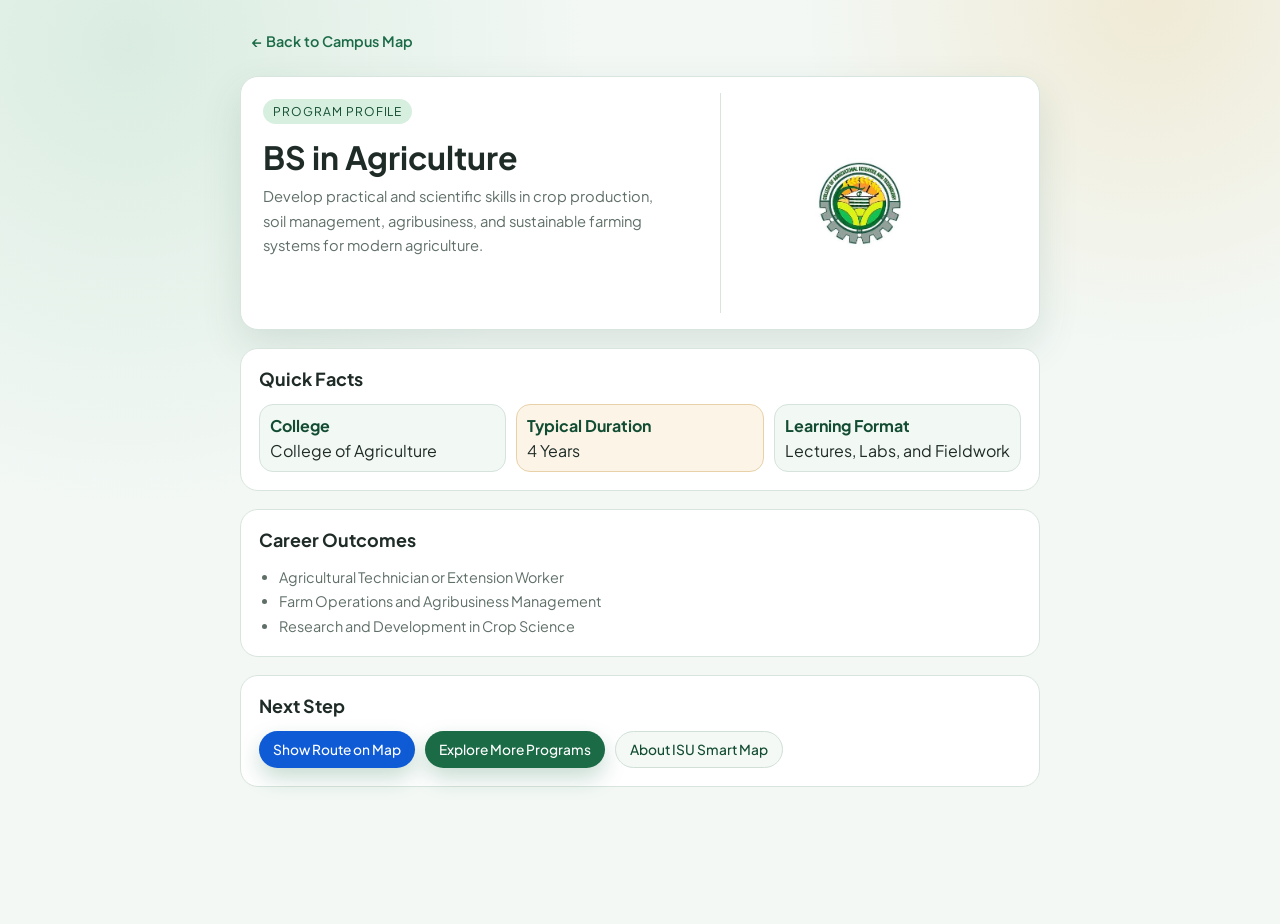
<file: programs/agri.html>
<!DOCTYPE html>
<html lang="en">
<head>
  <meta charset="UTF-8">
  <meta name="viewport" content="width=device-width, initial-scale=1.0">
  <title>BS in Agriculture | ISU Campus Map</title>
  <meta name="description" content="Explore the Bachelor of Science in Agriculture program at ISU Cauayan. Learn about typical duration, career paths, and location on the campus map.">
  <link rel="preconnect" href="https://fonts.googleapis.com">
  <link rel="preconnect" href="https://fonts.gstatic.com" crossorigin>
  <link href="https://fonts.googleapis.com/css2?family=Plus+Jakarta+Sans:wght@400;500;600;700;800&family=Space+Grotesk:wght@600;700&display=swap" rel="stylesheet">
  <link rel="stylesheet" href="../program-detail.css">
</head>
<body>
  <main class="page-wrap">
    <a class="top-link" href="../index.html">&#8592; Back to Campus Map</a>

    <section class="card hero">
      <div class="hero-text">
        <p class="kicker">Program Profile</p>
        <h1>BS in Agriculture</h1>
        <p class="subtitle">Develop practical and scientific skills in crop production, soil management, agribusiness, and sustainable farming systems for modern agriculture.</p>
      </div>
      <figure class="hero-media">
        <img src="../images/agri.jpg" alt="Agriculture students during field activities">
      </figure>
    </section>

    <section class="section">
      <h2>Quick Facts</h2>
      <div class="facts">
        <article class="fact"><strong>College</strong>College of Agriculture</article>
        <article class="fact"><strong>Typical Duration</strong>4 Years</article>
        <article class="fact"><strong>Learning Format</strong>Lectures, Labs, and Fieldwork</article>
      </div>
    </section>

    <section class="section">
      <h2>Career Outcomes</h2>
      <ul class="outcomes">
        <li>Agricultural Technician or Extension Worker</li>
        <li>Farm Operations and Agribusiness Management</li>
        <li>Research and Development in Crop Science</li>
      </ul>
    </section>

    <section class="section">
      <h2>Next Step</h2>
      <div class="actions">
        <a class="btn btn-primary" style="background:#0f5bd6" href="../index.html?routeTo=College%20of%20Agriculture#map-title">Show Route on Map</a>
        <a class="btn btn-primary" href="../index.html#programList">Explore More Programs</a>
        <a class="btn btn-secondary" href="../index.html#about">About ISU Smart Map</a>
      </div>
    </section>
  </main>
</body>
</html>
</file>
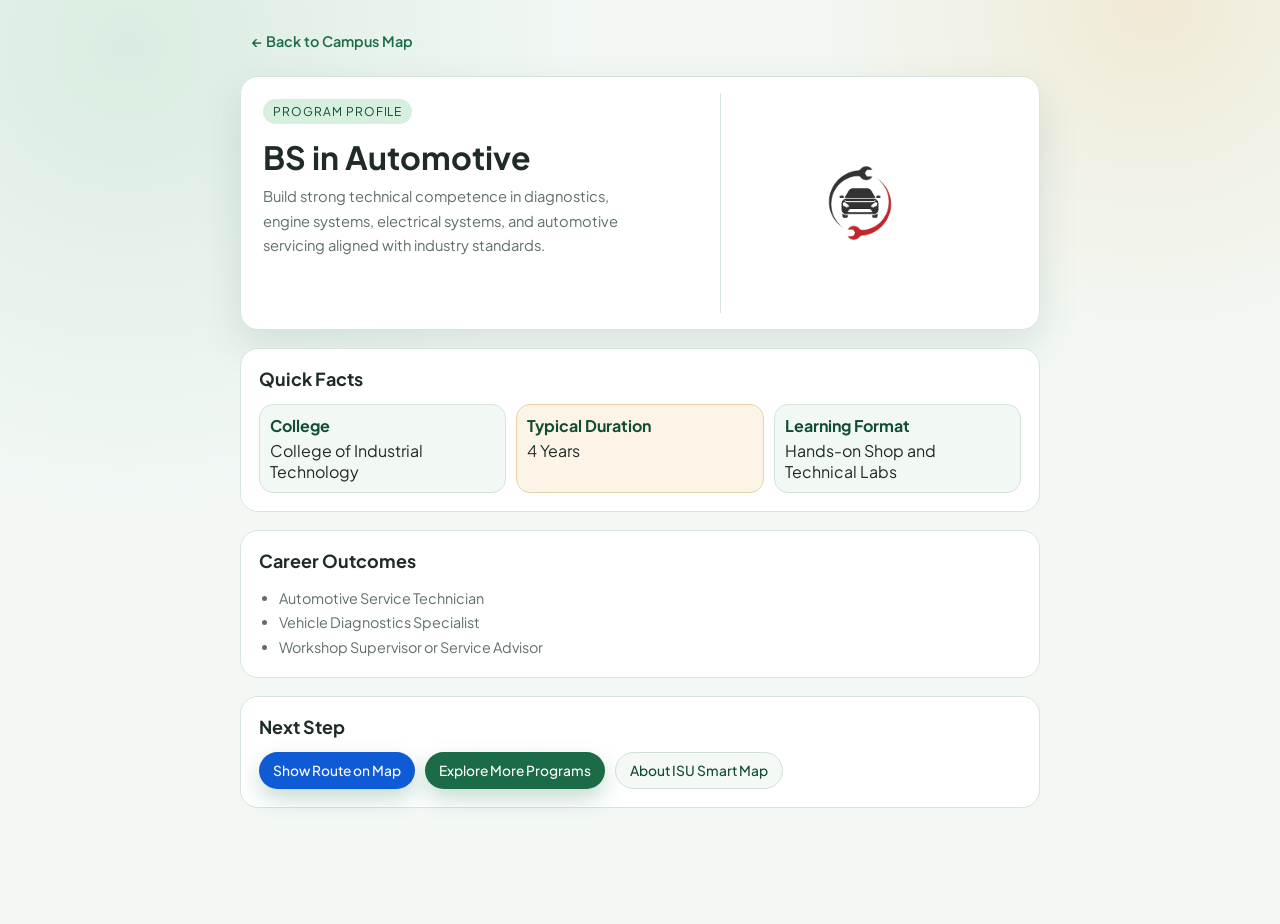
<file: programs/auto.html>
<!DOCTYPE html>
<html lang="en">
<head>
  <meta charset="UTF-8">
  <meta name="viewport" content="width=device-width, initial-scale=1.0">
  <title>BS in Automotive | ISU Campus Map</title>
  <meta name="description" content="Explore the Bachelor of Science in Automotive Technology program at ISU Cauayan. Learn about typical duration, career paths, and location on the campus map.">
  <link rel="preconnect" href="https://fonts.googleapis.com">
  <link rel="preconnect" href="https://fonts.gstatic.com" crossorigin>
  <link href="https://fonts.googleapis.com/css2?family=Plus+Jakarta+Sans:wght@400;500;600;700;800&family=Space+Grotesk:wght@600;700&display=swap" rel="stylesheet">
  <link rel="stylesheet" href="../program-detail.css">
</head>
<body>
  <main class="page-wrap">
    <a class="top-link" href="../index.html">&#8592; Back to Campus Map</a>

    <section class="card hero">
      <div class="hero-text">
        <p class="kicker">Program Profile</p>
        <h1>BS in Automotive</h1>
        <p class="subtitle">Build strong technical competence in diagnostics, engine systems, electrical systems, and automotive servicing aligned with industry standards.</p>
      </div>
      <figure class="hero-media">
        <img src="../images/auto.png" alt="Automotive students working on vehicle systems">
      </figure>
    </section>

    <section class="section">
      <h2>Quick Facts</h2>
      <div class="facts">
        <article class="fact"><strong>College</strong>College of Industrial Technology</article>
        <article class="fact"><strong>Typical Duration</strong>4 Years</article>
        <article class="fact"><strong>Learning Format</strong>Hands-on Shop and Technical Labs</article>
      </div>
    </section>

    <section class="section">
      <h2>Career Outcomes</h2>
      <ul class="outcomes">
        <li>Automotive Service Technician</li>
        <li>Vehicle Diagnostics Specialist</li>
        <li>Workshop Supervisor or Service Advisor</li>
      </ul>
    </section>

    <section class="section">
      <h2>Next Step</h2>
      <div class="actions">
        <a class="btn btn-primary" style="background:#0f5bd6" href="../index.html?routeTo=College%20of%20Polytechnic#map-title">Show Route on Map</a>
        <a class="btn btn-primary" href="../index.html#programList">Explore More Programs</a>
        <a class="btn btn-secondary" href="../index.html#about">About ISU Smart Map</a>
      </div>
    </section>
  </main>
</body>
</html>
</file>
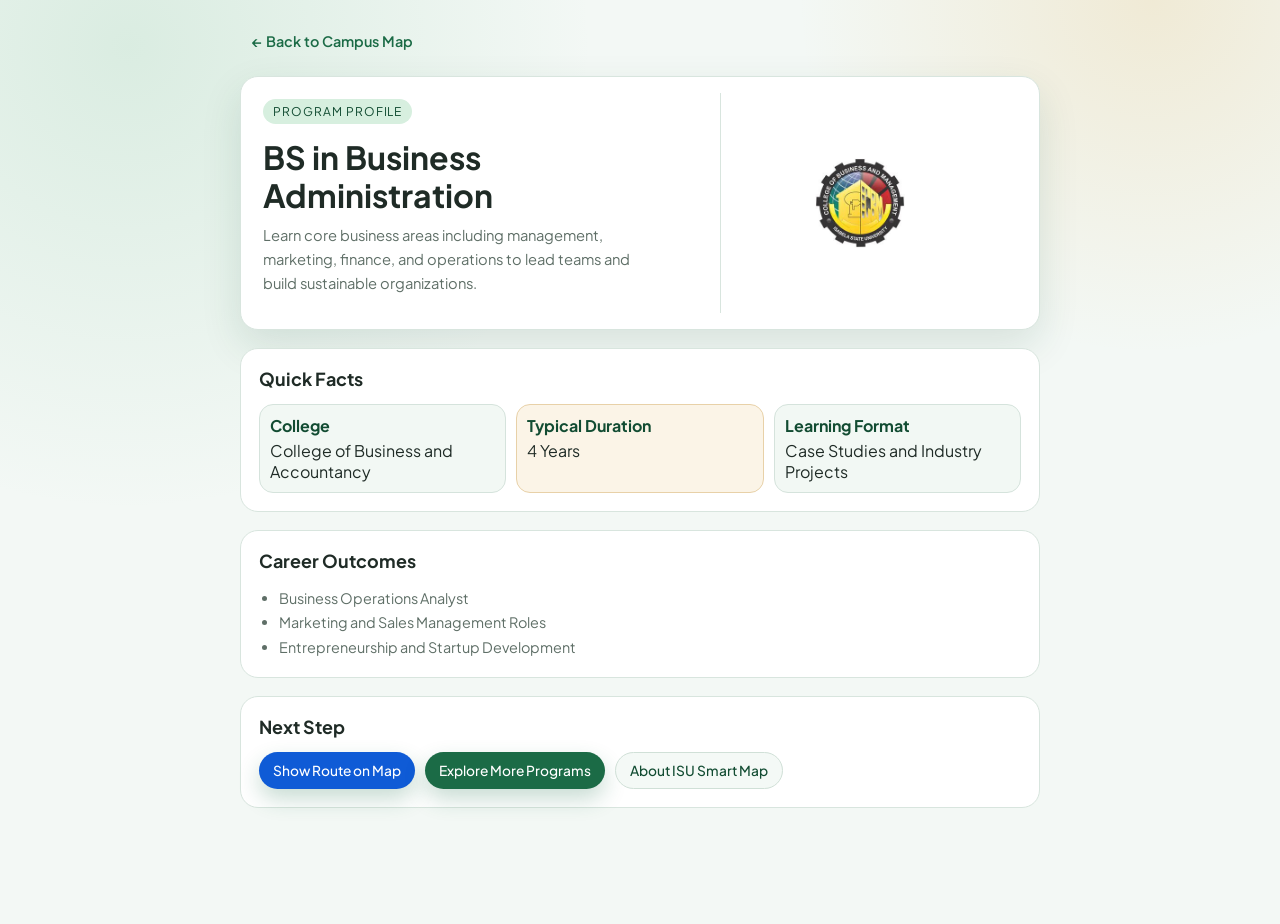
<file: programs/bsba.html>
<!DOCTYPE html>
<html lang="en">
<head>
  <meta charset="UTF-8">
  <meta name="viewport" content="width=device-width, initial-scale=1.0">
  <title>BS in Business Administration | ISU Campus Map</title>
  <meta name="description" content="Explore the Bachelor of Science in Business Administration program at ISU Cauayan. Learn about typical duration, career paths, and location on the campus map.">
  <link rel="preconnect" href="https://fonts.googleapis.com">
  <link rel="preconnect" href="https://fonts.gstatic.com" crossorigin>
  <link href="https://fonts.googleapis.com/css2?family=Plus+Jakarta+Sans:wght@400;500;600;700;800&family=Space+Grotesk:wght@600;700&display=swap" rel="stylesheet">
  <link rel="stylesheet" href="../program-detail.css">
</head>
<body>
  <main class="page-wrap">
    <a class="top-link" href="../index.html">&#8592; Back to Campus Map</a>

    <section class="card hero">
      <div class="hero-text">
        <p class="kicker">Program Profile</p>
        <h1>BS in Business Administration</h1>
        <p class="subtitle">Learn core business areas including management, marketing, finance, and operations to lead teams and build sustainable organizations.</p>
      </div>
      <figure class="hero-media">
        <img src="../images/business-add.jpg" alt="Business students in a discussion session">
      </figure>
    </section>

    <section class="section">
      <h2>Quick Facts</h2>
      <div class="facts">
        <article class="fact"><strong>College</strong>College of Business and Accountancy</article>
        <article class="fact"><strong>Typical Duration</strong>4 Years</article>
        <article class="fact"><strong>Learning Format</strong>Case Studies and Industry Projects</article>
      </div>
    </section>

    <section class="section">
      <h2>Career Outcomes</h2>
      <ul class="outcomes">
        <li>Business Operations Analyst</li>
        <li>Marketing and Sales Management Roles</li>
        <li>Entrepreneurship and Startup Development</li>
      </ul>
    </section>

    <section class="section">
      <h2>Next Step</h2>
      <div class="actions">
        <a class="btn btn-primary" style="background:#0f5bd6" href="../index.html?routeTo=College%20of%20Business%20and%20Management#map-title">Show Route on Map</a>
        <a class="btn btn-primary" href="../index.html#programList">Explore More Programs</a>
        <a class="btn btn-secondary" href="../index.html#about">About ISU Smart Map</a>
      </div>
    </section>
  </main>
</body>
</html>
</file>
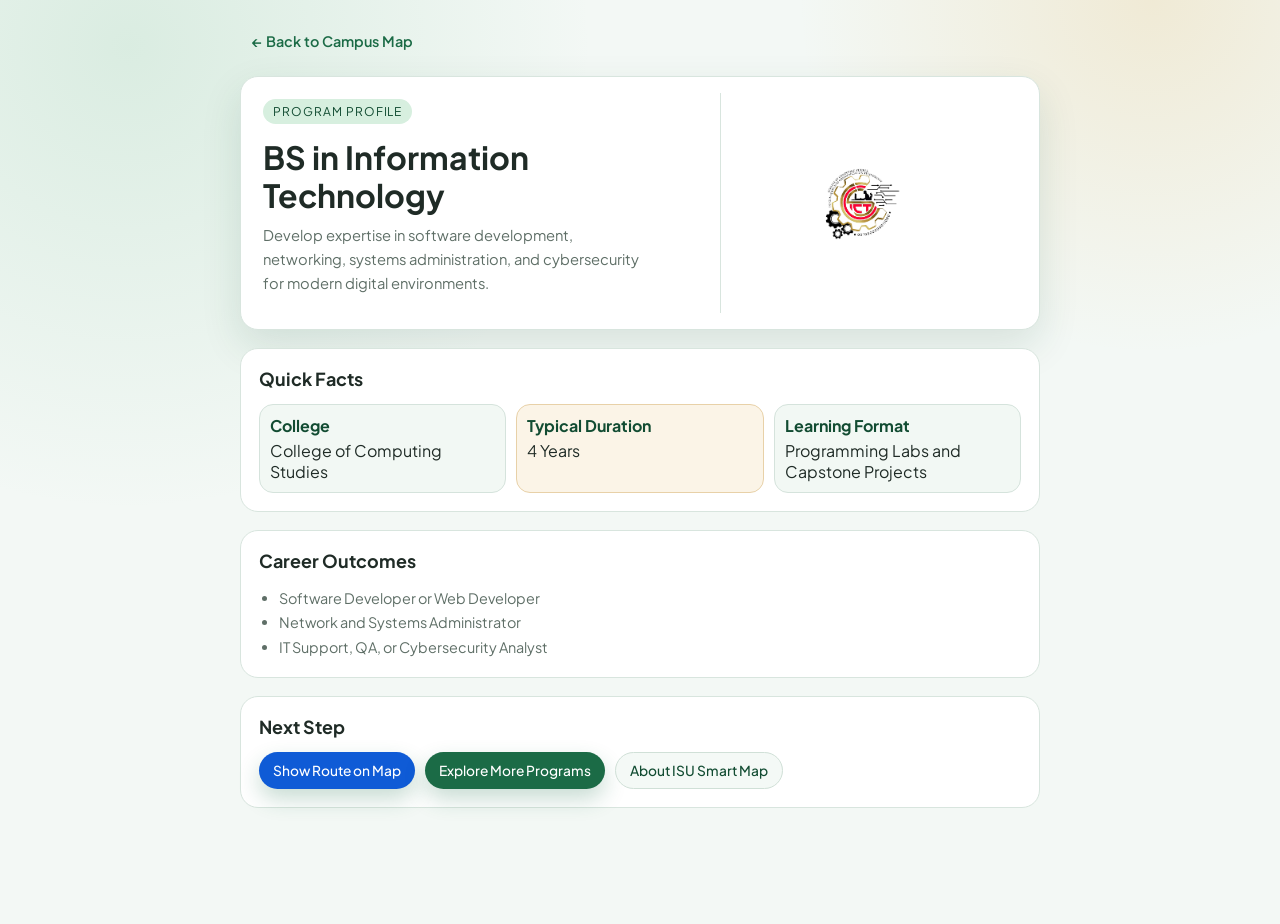
<file: programs/bsit.html>
<!DOCTYPE html>
<html lang="en">
<head>
  <meta charset="UTF-8">
  <meta name="viewport" content="width=device-width, initial-scale=1.0">
  <title>BS in Information Technology | ISU Campus Map</title>
  <meta name="description" content="Explore the Bachelor of Science in Information Technology program at ISU Cauayan. Learn about typical duration, career paths, and location on the campus map.">
  <link rel="preconnect" href="https://fonts.googleapis.com">
  <link rel="preconnect" href="https://fonts.gstatic.com" crossorigin>
  <link href="https://fonts.googleapis.com/css2?family=Plus+Jakarta+Sans:wght@400;500;600;700;800&family=Space+Grotesk:wght@600;700&display=swap" rel="stylesheet">
  <link rel="stylesheet" href="../program-detail.css">
</head>
<body>
  <main class="page-wrap">
    <a class="top-link" href="../index.html">&#8592; Back to Campus Map</a>

    <section class="card hero">
      <div class="hero-text">
        <p class="kicker">Program Profile</p>
        <h1>BS in Information Technology</h1>
        <p class="subtitle">Develop expertise in software development, networking, systems administration, and cybersecurity for modern digital environments.</p>
      </div>
      <figure class="hero-media">
        <img src="../images/ict.png" alt="Information technology students in a computer laboratory">
      </figure>
    </section>

    <section class="section">
      <h2>Quick Facts</h2>
      <div class="facts">
        <article class="fact"><strong>College</strong>College of Computing Studies</article>
        <article class="fact"><strong>Typical Duration</strong>4 Years</article>
        <article class="fact"><strong>Learning Format</strong>Programming Labs and Capstone Projects</article>
      </div>
    </section>

    <section class="section">
      <h2>Career Outcomes</h2>
      <ul class="outcomes">
        <li>Software Developer or Web Developer</li>
        <li>Network and Systems Administrator</li>
        <li>IT Support, QA, or Cybersecurity Analyst</li>
      </ul>
    </section>

    <section class="section">
      <h2>Next Step</h2>
      <div class="actions">
        <a class="btn btn-primary" style="background:#0f5bd6" href="../index.html?routeTo=College%20of%20CCSICT#map-title">Show Route on Map</a>
        <a class="btn btn-primary" href="../index.html#programList">Explore More Programs</a>
        <a class="btn btn-secondary" href="../index.html#about">About ISU Smart Map</a>
      </div>
    </section>
  </main>
</body>
</html>
</file>
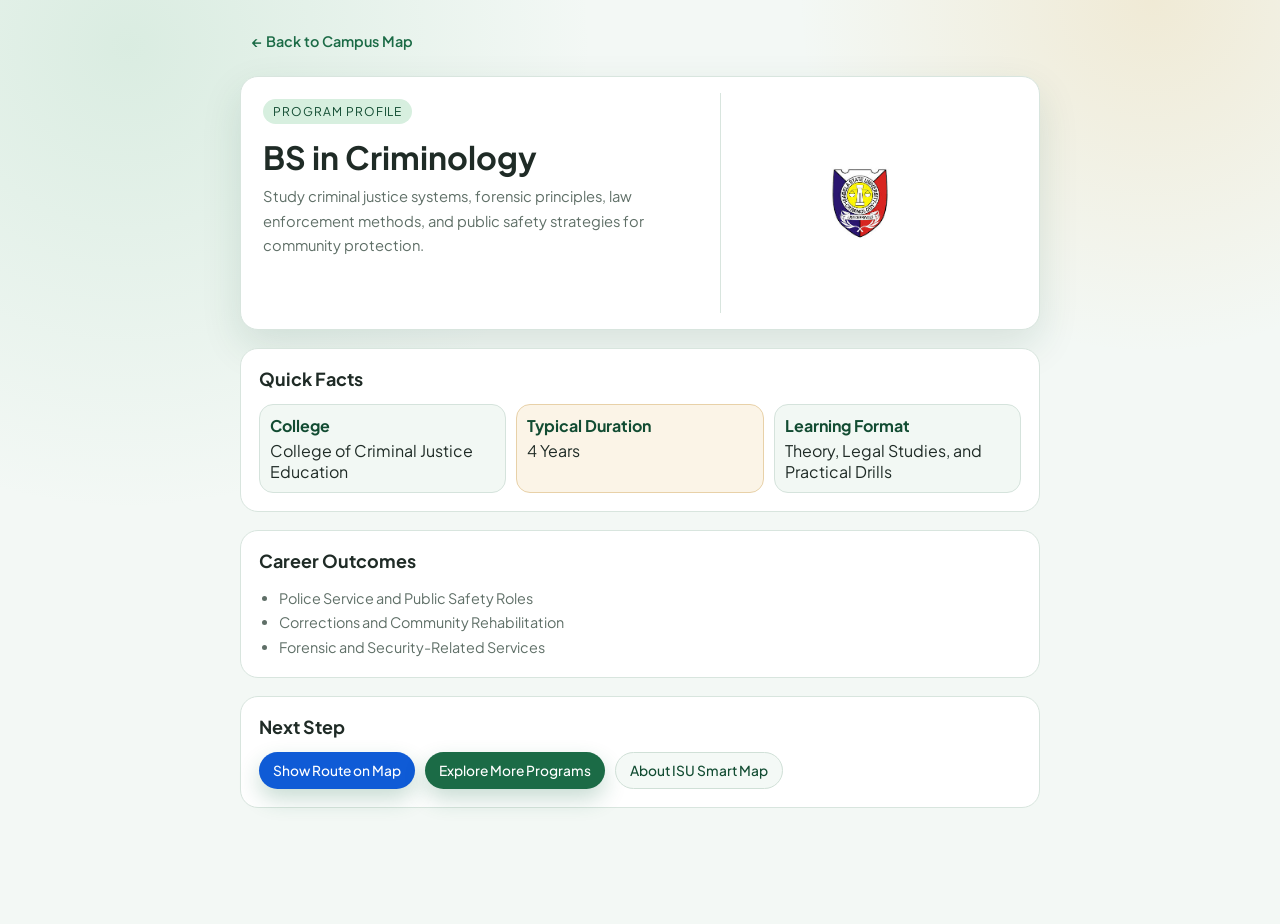
<file: programs/crim.html>
<!DOCTYPE html>
<html lang="en">
<head>
  <meta charset="UTF-8">
  <meta name="viewport" content="width=device-width, initial-scale=1.0">
  <title>BS in Criminology | ISU Campus Map</title>
  <meta name="description" content="Explore the Bachelor of Science in Criminology program at ISU Cauayan. Learn about typical duration, career paths, and location on the campus map.">
  <link rel="preconnect" href="https://fonts.googleapis.com">
  <link rel="preconnect" href="https://fonts.gstatic.com" crossorigin>
  <link href="https://fonts.googleapis.com/css2?family=Plus+Jakarta+Sans:wght@400;500;600;700;800&family=Space+Grotesk:wght@600;700&display=swap" rel="stylesheet">
  <link rel="stylesheet" href="../program-detail.css">
</head>
<body>
  <main class="page-wrap">
    <a class="top-link" href="../index.html">&#8592; Back to Campus Map</a>

    <section class="card hero">
      <div class="hero-text">
        <p class="kicker">Program Profile</p>
        <h1>BS in Criminology</h1>
        <p class="subtitle">Study criminal justice systems, forensic principles, law enforcement methods, and public safety strategies for community protection.</p>
      </div>
      <figure class="hero-media">
        <img src="../images/crim.jpg" alt="Criminology students in training or forensic learning context">
      </figure>
    </section>

    <section class="section">
      <h2>Quick Facts</h2>
      <div class="facts">
        <article class="fact"><strong>College</strong>College of Criminal Justice Education</article>
        <article class="fact"><strong>Typical Duration</strong>4 Years</article>
        <article class="fact"><strong>Learning Format</strong>Theory, Legal Studies, and Practical Drills</article>
      </div>
    </section>

    <section class="section">
      <h2>Career Outcomes</h2>
      <ul class="outcomes">
        <li>Police Service and Public Safety Roles</li>
        <li>Corrections and Community Rehabilitation</li>
        <li>Forensic and Security-Related Services</li>
      </ul>
    </section>

    <section class="section">
      <h2>Next Step</h2>
      <div class="actions">
        <a class="btn btn-primary" style="background:#0f5bd6" href="../index.html?routeTo=College%20of%20Criminology#map-title">Show Route on Map</a>
        <a class="btn btn-primary" href="../index.html#programList">Explore More Programs</a>
        <a class="btn btn-secondary" href="../index.html#about">About ISU Smart Map</a>
      </div>
    </section>
  </main>
</body>
</html>
</file>
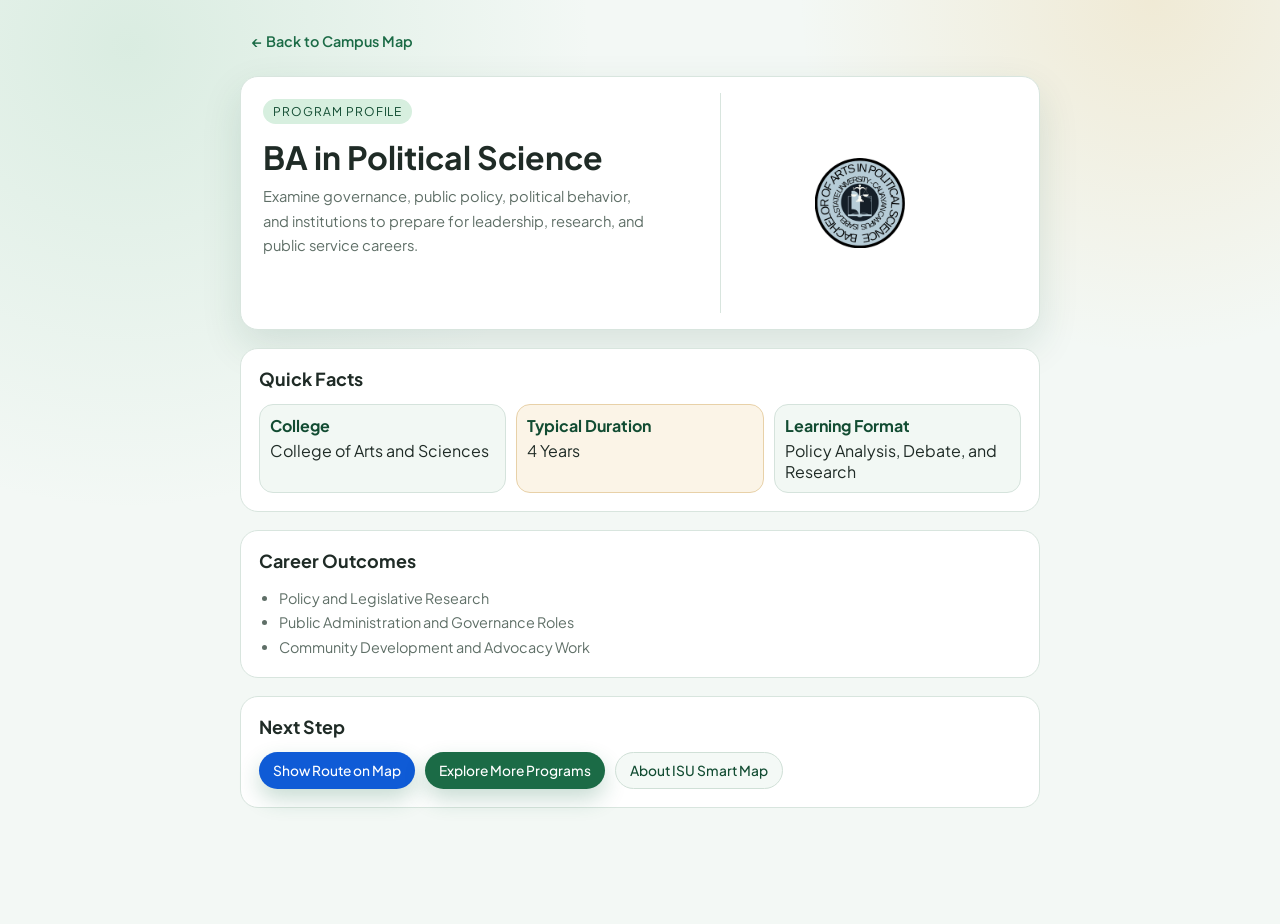
<file: programs/polsci.html>
<!DOCTYPE html>
<html lang="en">
<head>
  <meta charset="UTF-8">
  <meta name="viewport" content="width=device-width, initial-scale=1.0">
  <title>BA in Political Science | ISU Campus Map</title>
  <meta name="description" content="Explore the Bachelor of Arts in Political Science program at ISU Cauayan. Learn about typical duration, career paths, and location on the campus map.">
  <link rel="preconnect" href="https://fonts.googleapis.com">
  <link rel="preconnect" href="https://fonts.gstatic.com" crossorigin>
  <link href="https://fonts.googleapis.com/css2?family=Plus+Jakarta+Sans:wght@400;500;600;700;800&family=Space+Grotesk:wght@600;700&display=swap" rel="stylesheet">
  <link rel="stylesheet" href="../program-detail.css">
</head>
<body>
  <main class="page-wrap">
    <a class="top-link" href="../index.html">&#8592; Back to Campus Map</a>

    <section class="card hero">
      <div class="hero-text">
        <p class="kicker">Program Profile</p>
        <h1>BA in Political Science</h1>
        <p class="subtitle">Examine governance, public policy, political behavior, and institutions to prepare for leadership, research, and public service careers.</p>
      </div>
      <figure class="hero-media">
        <img src="../images/polsci.png" alt="Political science students engaging in policy discussion">
      </figure>
    </section>

    <section class="section">
      <h2>Quick Facts</h2>
      <div class="facts">
        <article class="fact"><strong>College</strong>College of Arts and Sciences</article>
        <article class="fact"><strong>Typical Duration</strong>4 Years</article>
        <article class="fact"><strong>Learning Format</strong>Policy Analysis, Debate, and Research</article>
      </div>
    </section>

    <section class="section">
      <h2>Career Outcomes</h2>
      <ul class="outcomes">
        <li>Policy and Legislative Research</li>
        <li>Public Administration and Governance Roles</li>
        <li>Community Development and Advocacy Work</li>
      </ul>
    </section>

    <section class="section">
      <h2>Next Step</h2>
      <div class="actions">
        <a class="btn btn-primary" style="background:#0f5bd6" href="../index.html?routeTo=College%20of%20Law#map-title">Show Route on Map</a>
        <a class="btn btn-primary" href="../index.html#programList">Explore More Programs</a>
        <a class="btn btn-secondary" href="../index.html#about">About ISU Smart Map</a>
      </div>
    </section>
  </main>
</body>
</html>
</file>
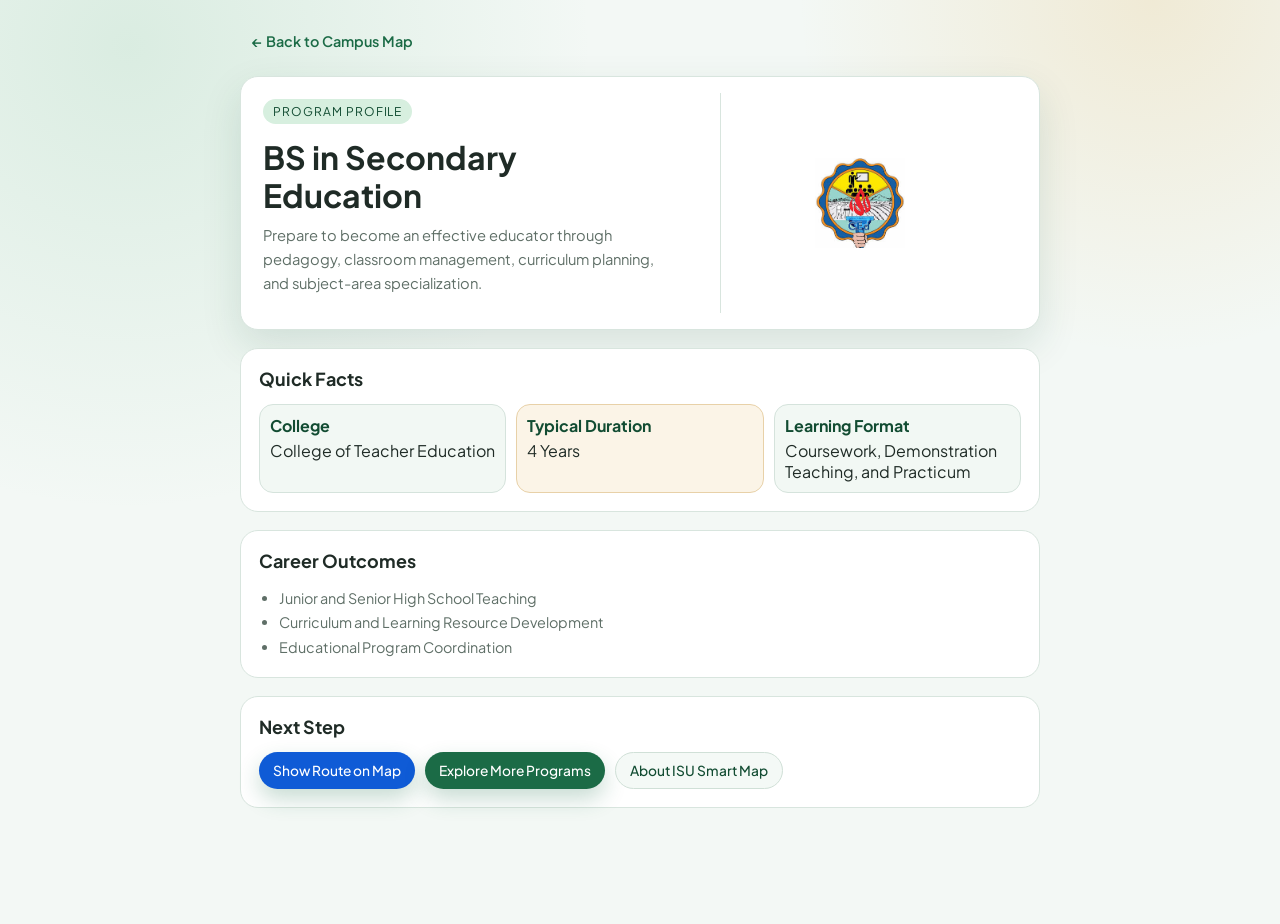
<file: programs/secondary-ed.html>
<!DOCTYPE html>
<html lang="en">
<head>
  <meta charset="UTF-8">
  <meta name="viewport" content="width=device-width, initial-scale=1.0">
  <title>BS in Secondary Education | ISU Campus Map</title>
  <meta name="description" content="Explore the Bachelor of Science in Secondary Education program at ISU Cauayan. Learn about typical duration, career paths, and location on the campus map.">
  <link rel="preconnect" href="https://fonts.googleapis.com">
  <link rel="preconnect" href="https://fonts.gstatic.com" crossorigin>
  <link href="https://fonts.googleapis.com/css2?family=Plus+Jakarta+Sans:wght@400;500;600;700;800&family=Space+Grotesk:wght@600;700&display=swap" rel="stylesheet">
  <link rel="stylesheet" href="../program-detail.css">
</head>
<body>
  <main class="page-wrap">
    <a class="top-link" href="../index.html">&#8592; Back to Campus Map</a>

    <section class="card hero">
      <div class="hero-text">
        <p class="kicker">Program Profile</p>
        <h1>BS in Secondary Education</h1>
        <p class="subtitle">Prepare to become an effective educator through pedagogy, classroom management, curriculum planning, and subject-area specialization.</p>
      </div>
      <figure class="hero-media">
        <img src="../images/secondary.jpg" alt="Secondary education students participating in teaching activities">
      </figure>
    </section>

    <section class="section">
      <h2>Quick Facts</h2>
      <div class="facts">
        <article class="fact"><strong>College</strong>College of Teacher Education</article>
        <article class="fact"><strong>Typical Duration</strong>4 Years</article>
        <article class="fact"><strong>Learning Format</strong>Coursework, Demonstration Teaching, and Practicum</article>
      </div>
    </section>

    <section class="section">
      <h2>Career Outcomes</h2>
      <ul class="outcomes">
        <li>Junior and Senior High School Teaching</li>
        <li>Curriculum and Learning Resource Development</li>
        <li>Educational Program Coordination</li>
      </ul>
    </section>

    <section class="section">
      <h2>Next Step</h2>
      <div class="actions">
        <a class="btn btn-primary" style="background:#0f5bd6" href="../index.html?routeTo=College%20of%20Education#map-title">Show Route on Map</a>
        <a class="btn btn-primary" href="../index.html#programList">Explore More Programs</a>
        <a class="btn btn-secondary" href="../index.html#about">About ISU Smart Map</a>
      </div>
    </section>
  </main>
</body>
</html>
</file>
<file: program-detail.css>
:root {
  --bg: #f3f8f5;
  --surface: #ffffff;
  --surface-soft: #f2f8f4;
  --text: #1f2b26;
  --text-muted: #5f6f67;
  --brand: #1b6b46;
  --brand-strong: #124c32;
  --accent: #e0a231;
  --border: #d8e5de;
  --shadow: 0 16px 40px rgba(18, 76, 50, 0.12);
}

* {
  box-sizing: border-box;
}

body {
  margin: 0;
  min-height: 100vh;
  font-family: "Plus Jakarta Sans", "Segoe UI", sans-serif;
  color: var(--text);
  background:
    radial-gradient(circle at 10% 5%, rgba(118, 190, 146, 0.2) 0%, transparent 32%),
    radial-gradient(circle at 90% 0%, rgba(224, 162, 49, 0.16) 0%, transparent 24%),
    var(--bg);
}

.page-wrap {
  width: min(800px, 94vw);
  margin: 24px auto;
  display: grid;
  gap: 18px;
}

.top-link {
  justify-self: start;
  display: inline-flex;
  align-items: center;
  gap: 8px;
  color: var(--brand);
  text-decoration: none;
  font-weight: 600;
  font-size: 0.9rem;
  padding: 7px 11px;
  border-radius: 999px;
  border: 1px solid transparent;
  transition: background-color 0.2s ease, border-color 0.2s ease;
}

.top-link:hover,
.top-link:focus-visible {
  background: #e8f2ed;
  border-color: #cfe1d7;
  outline: none;
}

.card {
  background: var(--surface);
  border: 1px solid var(--border);
  border-radius: 18px;
  box-shadow: var(--shadow);
  overflow: hidden;
}

.hero {
  display: grid;
  grid-template-columns: 1.1fr 0.9fr;
}

.hero-text {
  padding: 22px;
}

.kicker {
  display: inline-flex;
  margin: 0;
  padding: 5px 10px;
  font-size: 0.75rem;
  letter-spacing: 0.08em;
  text-transform: uppercase;
  color: var(--brand-strong);
  background: #d7efdf;
  border-radius: 999px;
}

h1 {
  margin: 14px 0 8px;
  font-size: clamp(1.5rem, 2.6vw, 2rem);
  line-height: 1.2;
}

.subtitle {
  margin: 0;
  color: var(--text-muted);
  line-height: 1.65;
  font-size: 0.92rem;
}

.hero-media {
  min-height: 220px;
  border-left: 1px solid var(--border);
  background: var(--surface);
  display: grid;
  place-items: center;
  padding: 24px;
}

.hero-media img {
  max-width: 90px;
  max-height: 90px;
  object-fit: contain;
}

.hero-fallback {
  color: var(--brand-strong);
  font-size: clamp(2rem, 3.4vw, 2.8rem);
  font-weight: 700;
  text-align: center;
  padding: 22px;
}

.section {
  background: var(--surface);
  border: 1px solid var(--border);
  border-radius: 18px;
  padding: 18px;
}

.section h2 {
  margin-top: 0;
  margin-bottom: 14px;
  font-size: 1.12rem;
}

.facts {
  display: grid;
  grid-template-columns: repeat(3, minmax(0, 1fr));
  gap: 10px;
}

.fact {
  background: var(--surface-soft);
  border: 1px solid #d5e3dc;
  border-radius: 14px;
  padding: 10px;
}

.fact:nth-child(2) {
  background: #fbf4e7;
  border-color: #e8d1a8;
}

.fact strong {
  display: block;
  color: var(--brand-strong);
  margin-bottom: 4px;
}

.outcomes {
  margin: 0;
  padding-left: 20px;
  color: var(--text-muted);
  line-height: 1.7;
  font-size: 0.9rem;
}

.actions {
  display: flex;
  flex-wrap: wrap;
  gap: 10px;
}

.btn {
  display: inline-flex;
  align-items: center;
  justify-content: center;
  border-radius: 999px;
  padding: 9px 14px;
  font-size: 0.86rem;
  font-weight: 500;
  text-decoration: none;
  transition: transform 0.2s ease, box-shadow 0.2s ease, background 0.2s ease;
}

.btn-primary {
  color: #fff;
  background: var(--brand);
  box-shadow: 0 10px 22px rgba(27, 107, 70, 0.24);
}

.btn-primary:hover,
.btn-primary:focus-visible {
  transform: translateY(-1px);
  background: var(--brand-strong);
  outline: none;
}

.btn-secondary {
  color: var(--brand-strong);
  border: 1px solid #d0e0d7;
  background: #f4f9f6;
}

.btn-secondary:hover,
.btn-secondary:focus-visible {
  background: #e5f1ea;
  outline: none;
}

@media (max-width: 840px) {
  .hero {
    grid-template-columns: 1fr;
  }

  .hero-text {
    padding: 18px;
  }

  .hero-media {
    border-left: none;
    border-top: 1px solid var(--border);
    min-height: 180px;
  }

  .facts {
    grid-template-columns: 1fr;
  }

  .card {
    box-shadow: 0 8px 24px rgba(18, 76, 50, 0.08);
  }
}

@media (max-width: 600px) {
  .page-wrap {
    margin: 14px auto;
    gap: 12px;
  }

  .hero-text {
    padding: 16px;
  }

  .hero-media {
    min-height: 150px;
    padding: 16px;
  }

  .hero-media img {
    max-width: 80px;
    max-height: 80px;
  }

  .section {
    padding: 14px;
  }

  .facts {
    gap: 8px;
  }

  .fact {
    padding: 10px 12px;
  }

  .actions {
    flex-direction: column;
    align-items: stretch;
    gap: 8px;
  }

  .btn {
    width: 100%;
    min-height: 42px;
  }
}
</file>
